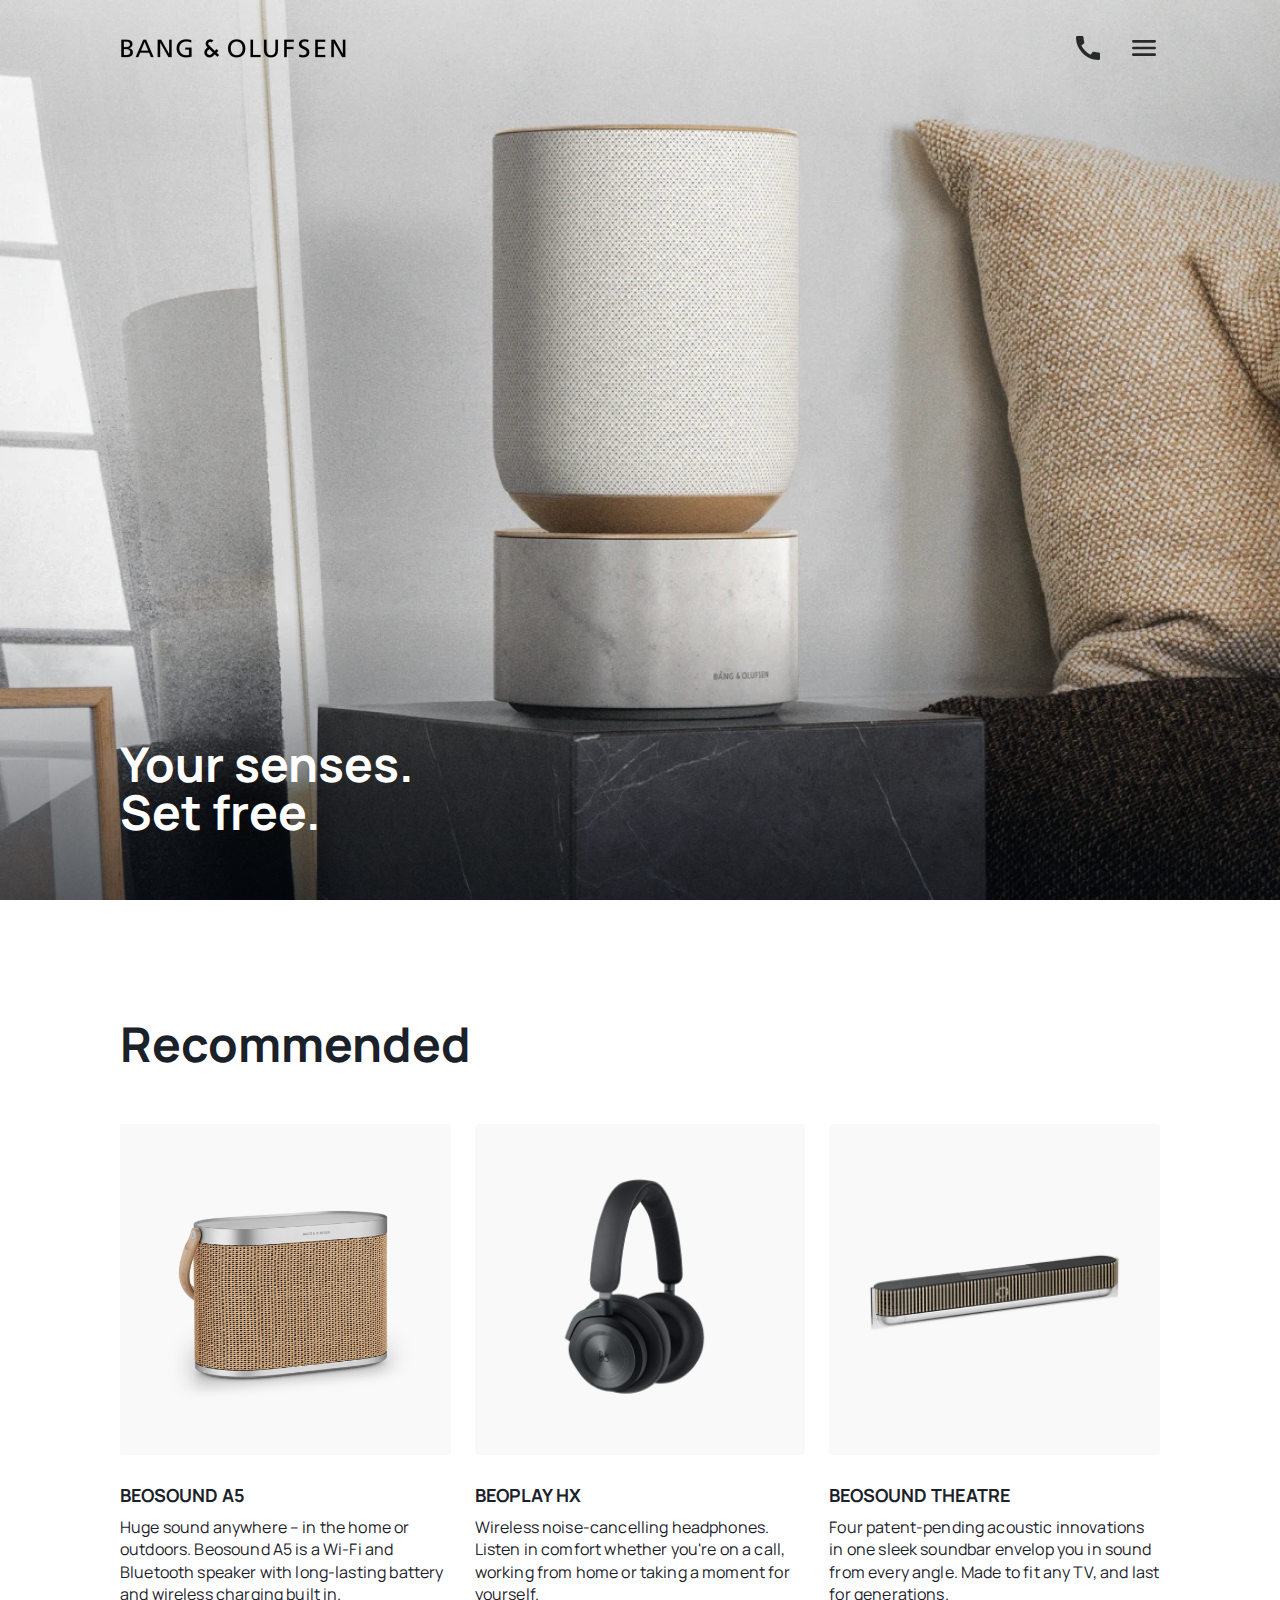
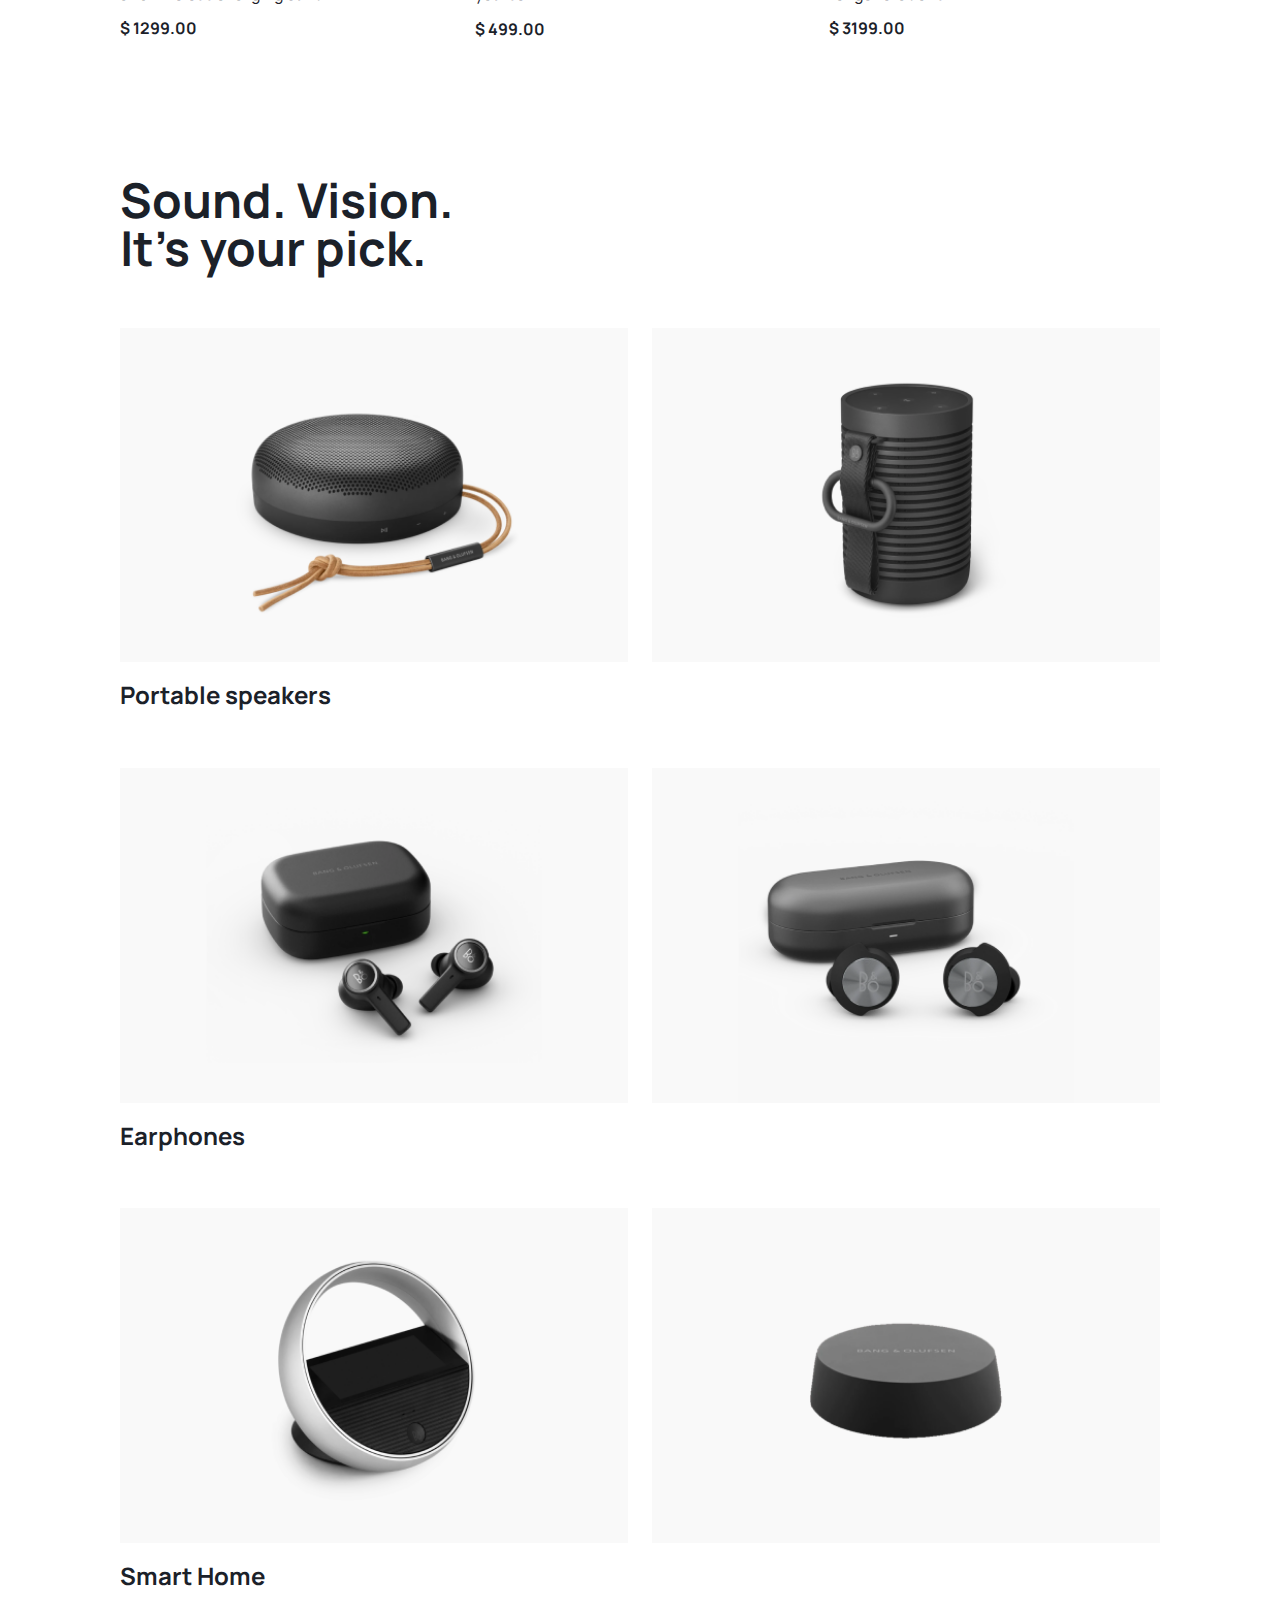
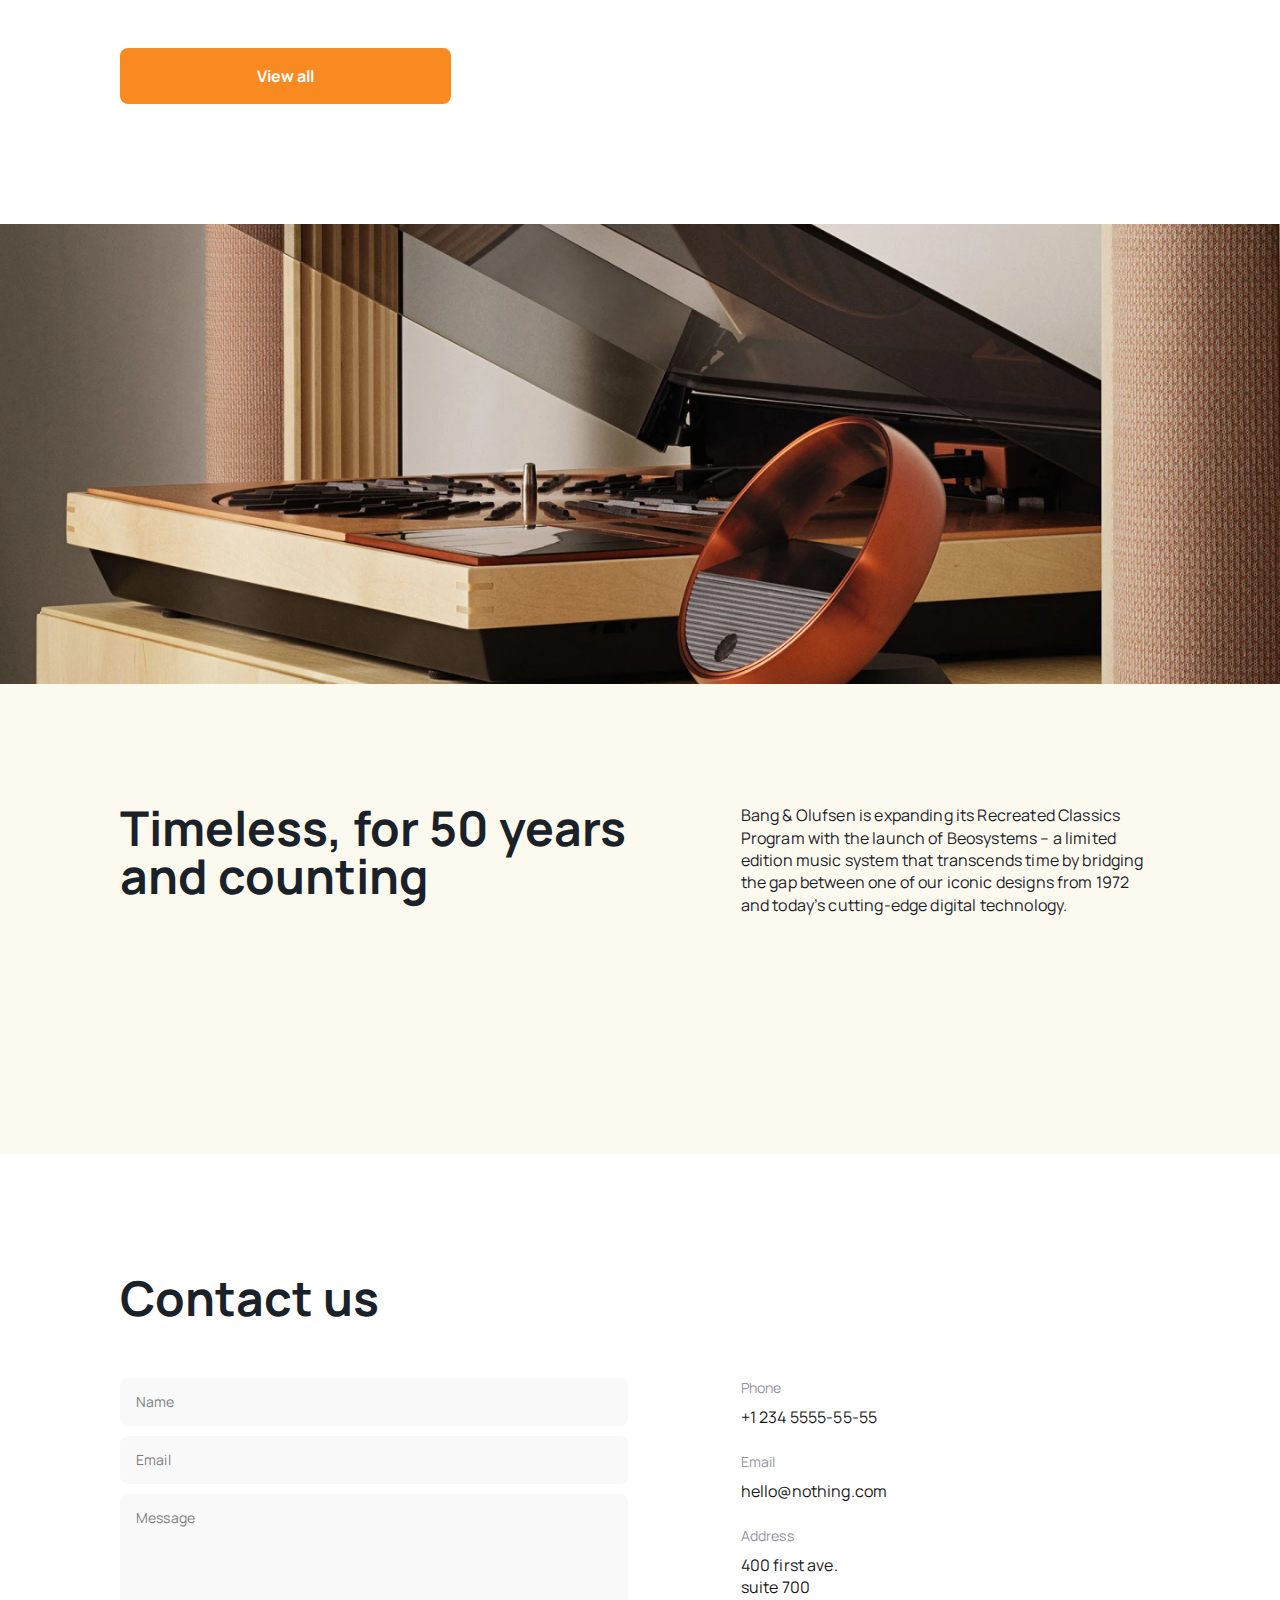
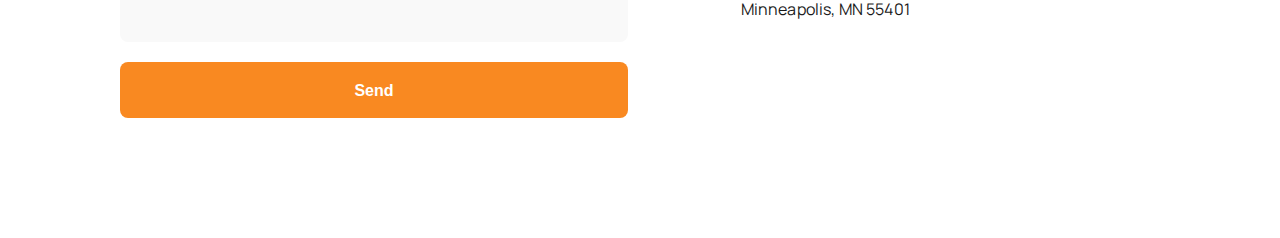
<file: index.html>
<!DOCTYPE html><html lang="en" class="page"><head><meta charset="utf-8"><meta name="viewport" content="width=device-width, initial-scale=1.0"><title>B&O</title><link rel="preconnect" href="https://fonts.googleapis.com"><link rel="preconnect" href="https://fonts.gstatic.com" crossorigin><link href="https://fonts.googleapis.com/css2?family=Manrope&display=swap" rel="stylesheet"><link href="https://fonts.googleapis.com/css2?family=Manrope:wght@700&display=swap" rel="stylesheet"><link rel="stylesheet" href="index.97c6220b.css"><link rel="icon" href="logo.fc3b2ad2.png"></head><body class="page__body"> <header class="header"> <div class="container"> <div class="header__content"> <div class="top-bar"> <a href="#" class="top-bar__logo-link"> <img src="logo-2x.ebc9dd3a.png" alt="B&O logo" class="top-bar__logo"> </a> <div class="top-bar__icons"> <a href="tel:+1 234 5555-55-55" class="icon icon--phone"> </a> <a href="#menu" class="icon icon--menu"></a> </div> </div> <div class="header__bottom"> <h1 class="header__title"> Your senses. <br> Set free. </h1> </div> </div> </div> </header> <aside class="menu page__menu" id="menu"> <div class="container"> <div class="menu__top top-bar"> <a href="#" class="top-bar__logo"> <img src="logo.fc3b2ad2.png" alt="Miami logo"> </a> <a href="#" class="icon icon--close"></a> </div> <div class="menu__bottom"> <nav class="menu__nav nav"> <ul class="nav__list"> <li class="nav__item"> <a class="nav__link" href="#recommended">Recommended</a> </li> <li class="nav__item"> <a class="nav__link" href="#categories">Categories</a> </li> <li class="nav__item"> <a class="nav__link" href="#about-us">About Us</a> </li> <li class="nav__item"> <a class="nav__link" href="#contact-us">Contact Us</a> </li> </ul> </nav> <a href="tel:+1 234 5555-55-55" class="menu__phone-number"> +1 234 5555-55-55 </a> <a href="tel:+1 234 5555-55-55" class="menu__call-to-order"> CALL TO ORDER </a> </div> </div> </aside> <main class="main"> <div class="container"> <div class="main__content"> <section class="recommended" id="recommended"> <h2 class="section-title">Recommended</h2> <div class="recommended__products"> <article class="product recommended__product"> <img src="BEOSOUND%20A5.66cb52e5.png" alt="BEOSOUND A5" class="product__photo"> <h3 class="product__title">BEOSOUND A5</h3> <p class="product__category">Huge sound anywhere – in the home or outdoors. Beosound A5 is a Wi-Fi and Bluetooth speaker with long-lasting battery and wireless charging built in.</p> <p class="product__price">$ 1299.00</p> </article> <article class="product recommended__product"> <img src="BEOPLAY%20HX.38bb5383.png" alt="BEOPLAY HX" class="product__photo"> <h3 class="product__title">BEOPLAY HX</h3> <p class="product__category">Wireless noise-cancelling headphones. Listen in comfort whether you're on a call, working from home or taking a moment for yourself.</p> <p class="product__price">$ 499.00</p> </article> <article class="product recommended__product"> <img src="BEOSOUND%20THEATRE.b753d187.png" alt="BEOSOUND THEATRE" class="product__photo"> <h3 class="product__title">BEOSOUND THEATRE</h3> <p class="product__category">Four patent-pending acoustic innovations in one sleek soundbar envelop you in sound from every angle. Made to fit any TV, and last for generations.</p> <p class="product__price">$ 3199.00</p> </article> </div> </section> <section class="categories" id="categories"> <h2 class="section-title">Sound. Vision.<br> It's your pick.</h2> <div class="categories__wrapper"> <article class="category"> <div class="category__photos"> <a href="#" class="category__link category__link--1"> <img class="category__photo" src="Portable%20speakers1.70bbe76e.png" alt="Portable speakers"> </a> <a href="#" class="category__link category__link--2"> <img class="category__photo" src="Portable%20speakers2.3fa05f45.png" alt="Portable speakers"> </a> </div> <h3 class="category__title">Portable speakers</h3> </article> <article class="category"> <div class="category__photos"> <a href="#" class="category__link category__link--1"> <img class="category__photo" src="Earphones1.7b70fcf8.png" alt="Earphones"> </a> <a href="#" class="category__link category__link--2"> <img class="category__photo" src="Earphones2.9508abd4.png" alt="Earphones"> </a> </div> <h3 class="category__title">Earphones</h3> </article> <article class="category"> <div class="category__photos"> <a href="#" class="category__link category__link--1"> <img class="category__photo" src="Smart%20Home1.690b9cff.png" alt="Smart Home"> </a> <a href="#" class="category__link category__link--2"> <img class="category__photo" src="Smart%20Home2.05b37865.png" alt="Smart Home"> </a> </div> <h3 class="category__title">Smart Home</h3> </article> <div class="categories__button"> <a href="#" type="button" class="button">View all </a> </div> </div> </section> </div> </div> <section class="about-us" id="about-us"> <div class="about-us__image"></div> <div class="container"> <div class="about-us__content"> <h2 class="about-us__title section-title">Timeless, for 50 years and counting</h2> <p class="about-us__description"> Bang & Olufsen is expanding its Recreated Classics Program with the launch of Beosystems – a limited edition music system that transcends time by bridging the gap between one of our iconic designs from 1972 and today’s cutting-edge digital technology. </p> </div> </div> </section> <div class="container"> <div class="main__content"> <section class="contact-us" id="contact-us"> <h2 class="section-title">Contact us</h2> <div class="contact-us__content"> <div class="contact-us__anket"> <form onsubmit="this.reset(); return false;" class="contact-us__anket"> <input type="text" class="input" required placeholder="Name"> <input type="email" class="input" required placeholder="Email"> <textarea name="Message" class="input input__message" required placeholder="Message"></textarea> <button type="submit" class="button">Send </button> </form> </div> <div class="contact-us__contacts"> <h3 class="contact-us__contacts--title">Phone </h3> <a href="tel:+1 234 5555-55-55" class="contact-us__contacts--nav">+1 234 5555-55-55 </a> <h3 class="contact-us__contacts--title">Email </h3> <a href="#" target="_blank" class="contact-us__contacts--nav">hello@nothing.com </a> <h3 class="contact-us__contacts--title">Address </h3> <a href="https://www.google.com/maps/place/400+N+1st+Ave,+Minneapolis,+MN+55401,+%D0%A1%D0%A8%D0%90/@44.9813122,-93.2781363,17z/data=!3m1!4b1!4m6!3m5!1s0x52b3328fd8912e53:0x44a7faa9ed9bd24e!8m2!3d44.9813085!4d-93.2732654!16s%2Fg%2F11bw3xqc2p?authuser=0&entry=ttu" target="_blank" class="contact-us__contacts--nav"> 400 first ave.<br> suite 700<br>Minneapolis, MN 55401 </a> </div> </div> </section> </div> </div> </main> </body></html>
</file>
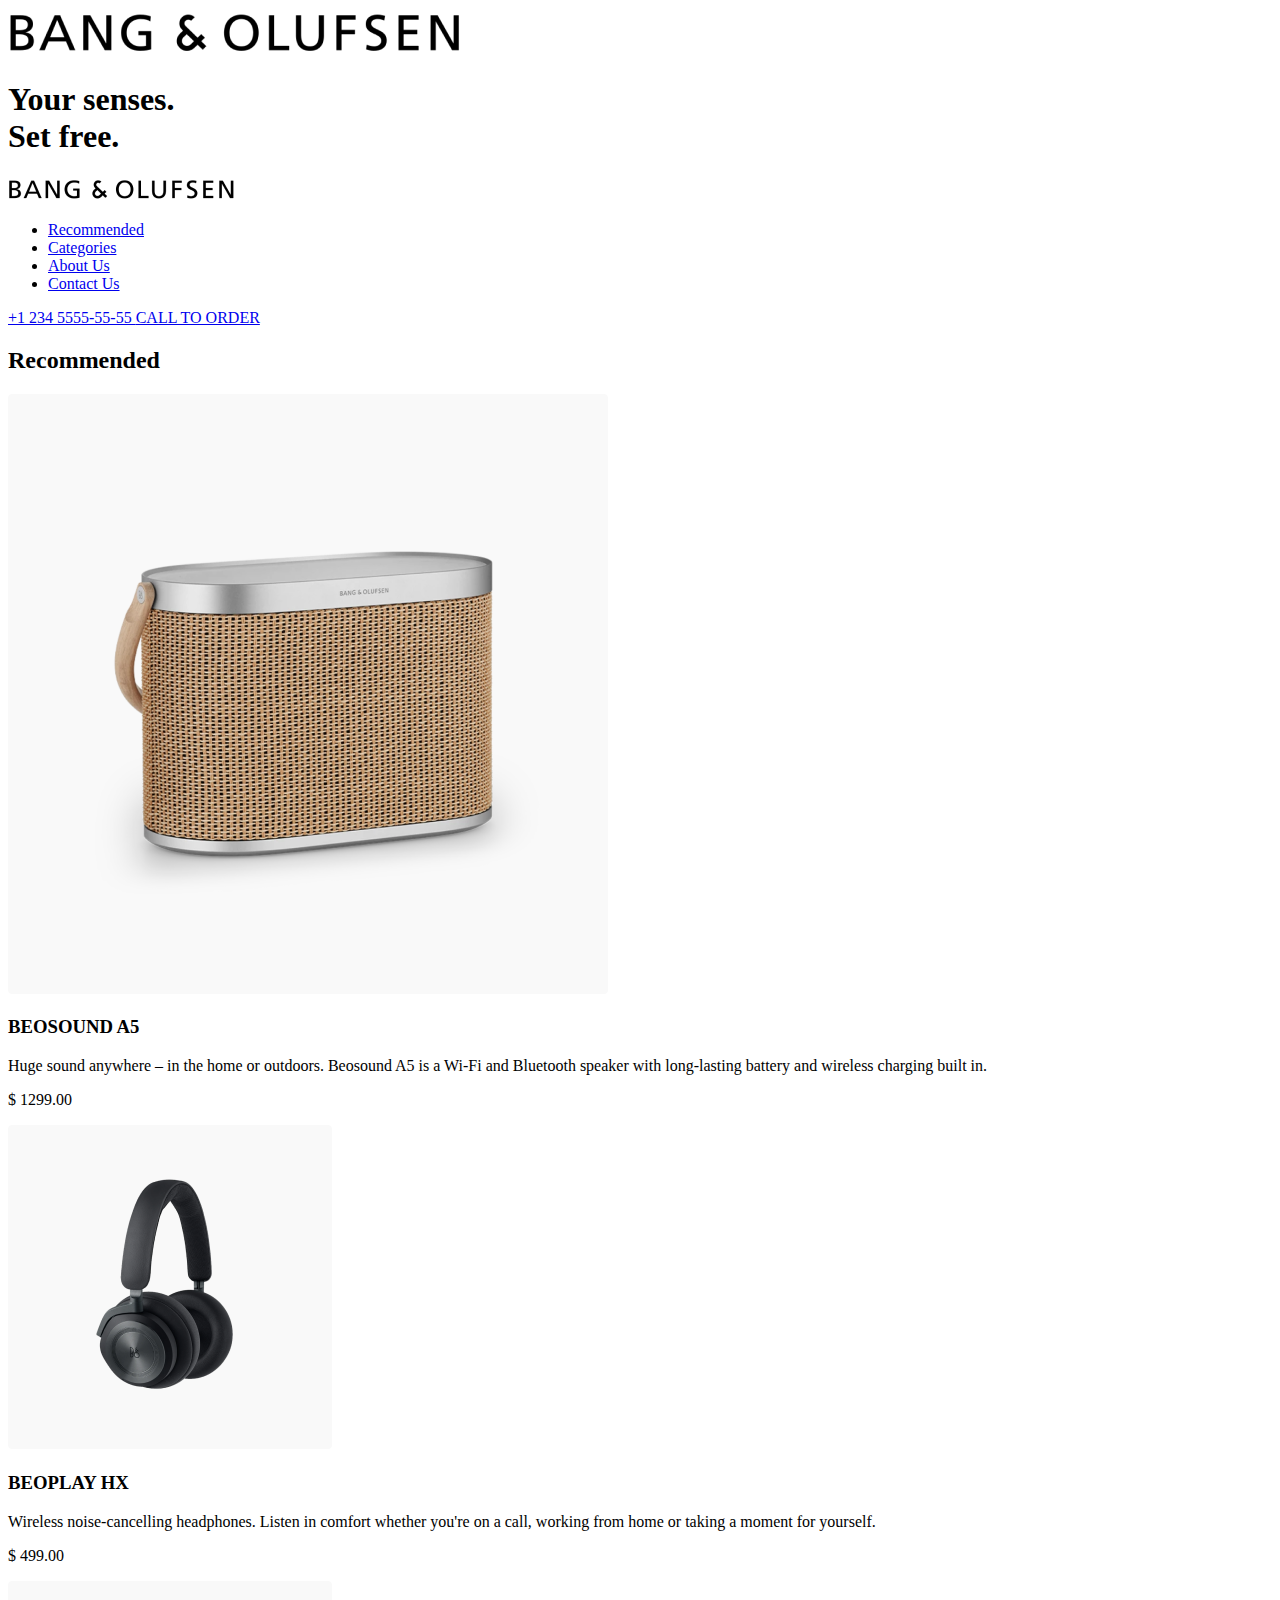
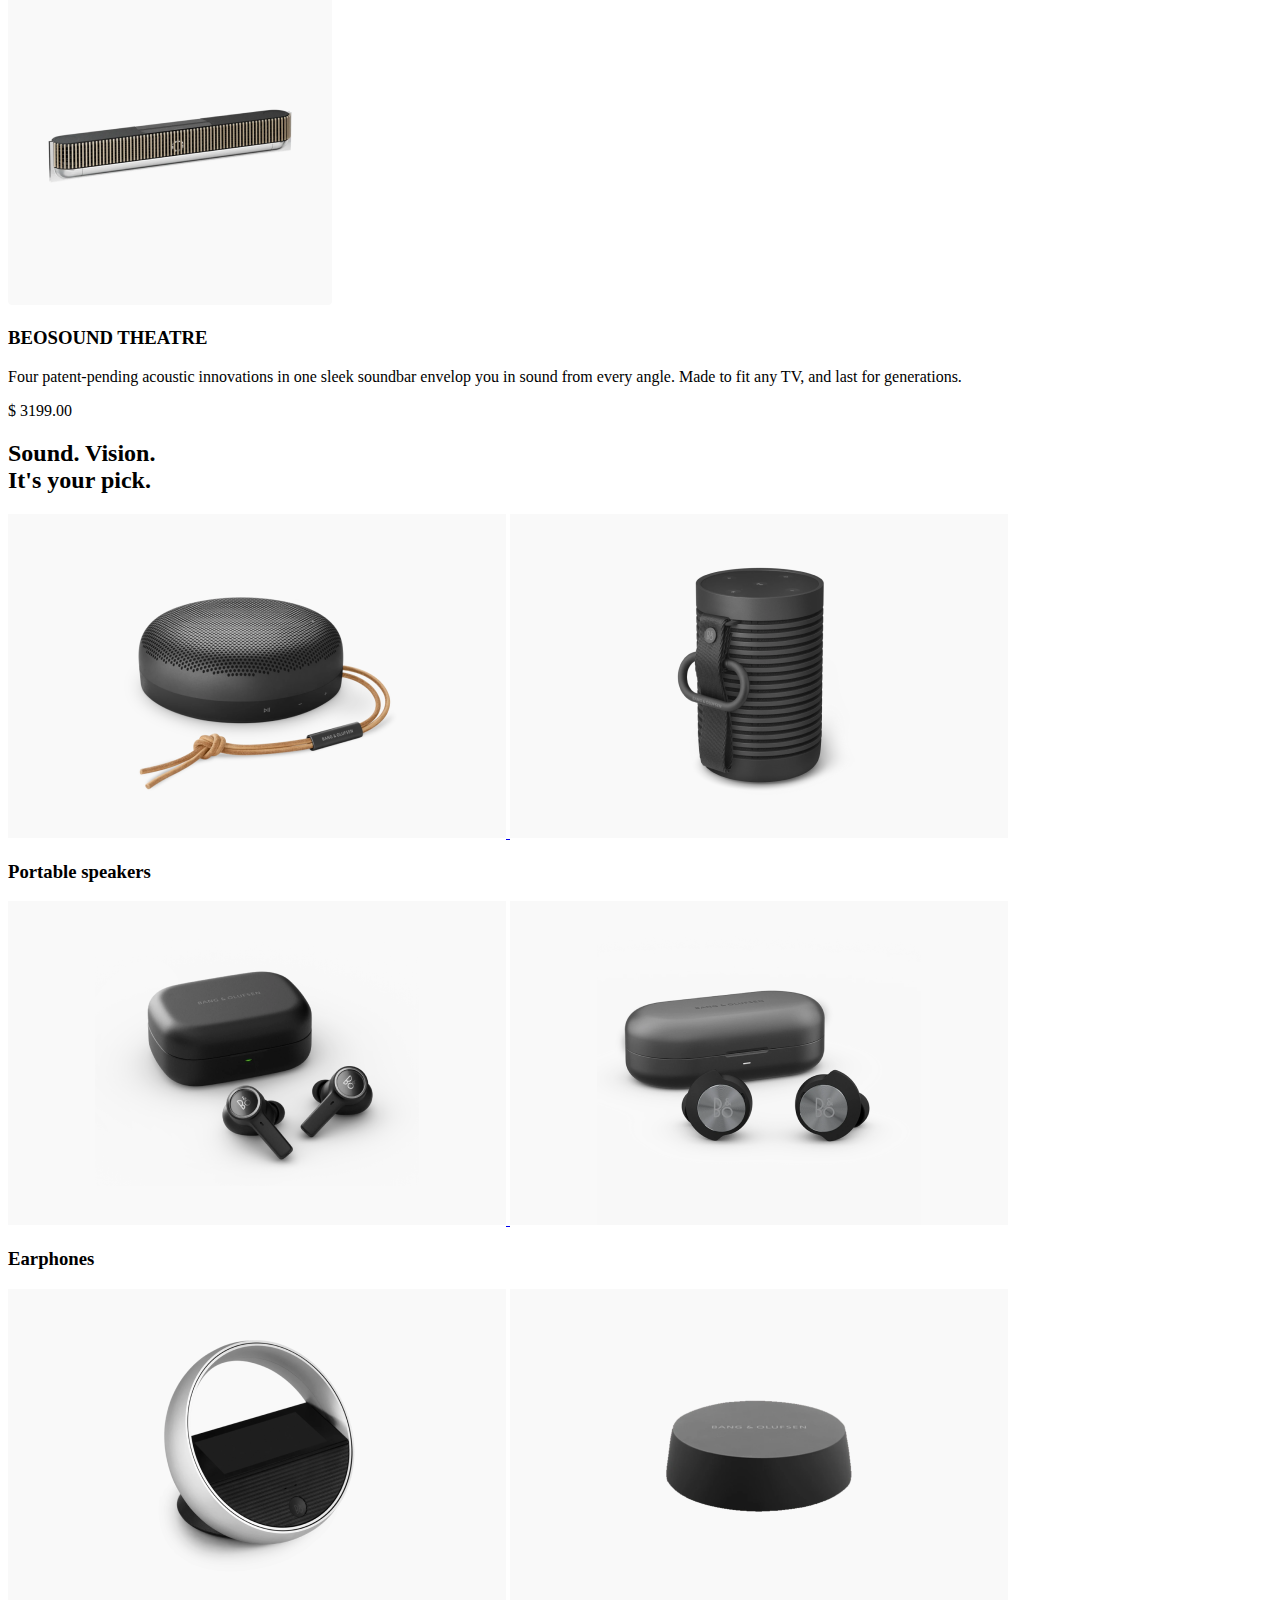
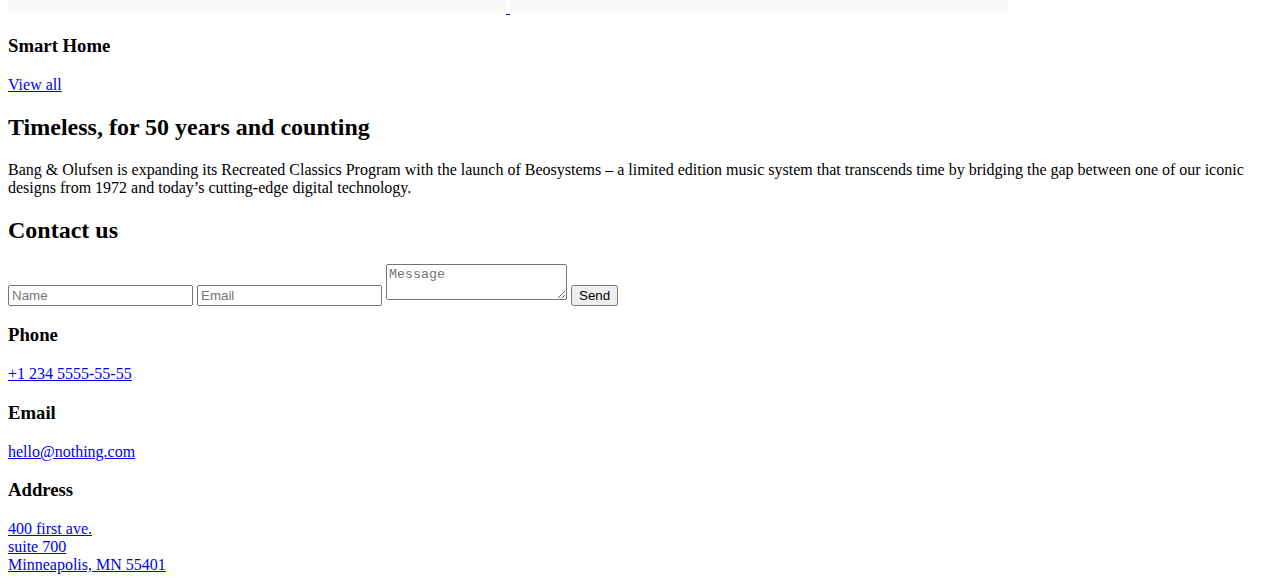
<file: src/index.html>
<!-- #region head -->
<!DOCTYPE html>
<html lang="en" class="page">
  <head>
    <meta charset="UTF-8">
    <meta name="viewport" content="width=device-width, initial-scale=1.0">
    <title>B&O</title>
    <link rel="preconnect" href="https://fonts.googleapis.com">
    <link rel="preconnect" href="https://fonts.gstatic.com"
    crossorigin=" ">
    <link href="https://fonts.googleapis.com/css2?family=Manrope&display=swap" rel="stylesheet">
    <link href="https://fonts.googleapis.com/css2?family=Manrope:wght@700&display=swap" rel="stylesheet">
    <link rel="stylesheet" href="styles/style.scss">
    <link rel="icon" href="images/logo.png">
  </head>
  <!-- #endregion -->
  <body class="page__body">
    <header class="header">
      <div class="container">
        <div class="header__content">
          <div class="top-bar">
            <a href="#" class="top-bar__logo-link">
              <img
                src="images/logo-2x.png"
                alt="B&O logo"
                class="top-bar__logo"
              >
            </a>

            <div class="top-bar__icons">
              <a
               href="tel:+1 234 5555-55-55"
               class="icon icon--phone">
              </a>
              <a href="#menu" class="icon icon--menu"></a>
            </div>
          </div>

          <div class="header__bottom">

            <h1 class="header__title">
              Your senses.
              <br>
              Set free.
            </h1>
          </div>
        </div>
      </div>
    </header>

    <aside class="page__menu menu" id="menu">
      <div class="container">
        <div class="top-bar menu__top">
          <a href="#" class="top-bar__logo">
            <img src="images/logo.png" alt="Miami logo">
          </a>

          <a href="#" class="icon icon--close"></a>
        </div>
        <div class="menu__bottom">
          <nav class="nav menu__nav">
            <ul class="nav__list">
              <li class="nav__item">
                <a class="nav__link" href="#recommended">Recommended</a>
              </li>
              <li class="nav__item">
                <a class="nav__link" href="#categories">Categories</a>
              </li>
              <li class="nav__item">
                <a class="nav__link" href="#about-us">About Us</a>
              </li>
              <li class="nav__item">
                <a class="nav__link" href="#contact-us">Contact Us</a>
              </li>
            </ul>
          </nav>

          <a href="tel:+1 234 5555-55-55" class="menu__phone-number">
            +1 234 5555-55-55
          </a>

          <a href="tel:+1 234 5555-55-55" class="menu__call-to-order">
            CALL TO ORDER
          </a>
        </div>
      </div>
    </aside>

    <main class="main">
      <div class="container">
        <div class="main__content">
          <section class="recommended" id="recommended">
            <h2 class="section-title">Recommended</h2>

            <div class="recommended__products">
              <article class="product recommended__product">
                <img
                 src="images/products/BEOSOUND A5.png"
                 alt="BEOSOUND A5"
                 class="product__photo"
                >
                <h3 class="product__title">BEOSOUND A5</h3>
                <p class="product__category">Huge sound anywhere – in the home or outdoors. Beosound A5 is a Wi-Fi and Bluetooth speaker with long-lasting battery and wireless charging built in.</p>
                <p class="product__price">$ 1299.00</p>
              </article>

              <article class="product recommended__product">
                <img
                 src="images/products/BEOPLAY HX.png"
                 alt="BEOPLAY HX"
                 class="product__photo"
                >
                <h3 class="product__title">BEOPLAY HX</h3>
                <p class="product__category">Wireless noise-cancelling headphones. Listen in comfort whether you're on a call, working from home or taking a moment for yourself.</p>
                <p class="product__price">$ 499.00</p>
              </article>

              <article class="product recommended__product">
                <img
                 src="images/products/BEOSOUND THEATRE.png"
                 alt="BEOSOUND THEATRE"
                 class="product__photo"
                >
                <h3 class="product__title">BEOSOUND THEATRE</h3>
                <p class="product__category">Four patent-pending acoustic innovations in one sleek soundbar envelop you in sound from every angle. Made to fit any TV, and last for generations.</p>
                <p class="product__price">$ 3199.00</p>
              </article>
            </div>

          </section>

          <section class="categories" id="categories">
            <h2 class="section-title">Sound. Vision.<br> It's your pick.</h2>

            <div class="categories__wrapper">
              <article class="category">
                <div class="category__photos">
                  <a href="#" class="category__link category__link--1">
                    <img
                      class="category__photo"
                      src="images/categories/Portable speakers1.png"
                      alt="Portable speakers"
                    >
                  </a>

                  <a href="#" class="category__link category__link--2">
                    <img
                       class="category__photo"
                       src="images/categories/Portable speakers2.png"
                       alt="Portable speakers"
                    >
                  </a>
                </div>

                <h3 class="category__title">Portable speakers</h3>
              </article>

              <article class="category">
                <div class="category__photos">
                  <a href="#" class="category__link category__link--1">
                    <img
                      class="category__photo"
                      src="images/categories/Earphones1.png"
                      alt="Earphones"
                    >
                  </a>

                  <a href="#" class="category__link category__link--2">
                    <img
                       class="category__photo"
                       src="images/categories/Earphones2.png"
                       alt="Earphones"
                    >
                  </a>
                </div>

                <h3 class="category__title">Earphones</h3>
              </article>

              <article class="category">
                <div class="category__photos">
                  <a href="#" class="category__link category__link--1">
                    <img
                      class="category__photo"
                      src="images/categories/Smart Home1.png"
                      alt="Smart Home"
                    >
                  </a>

                  <a href="#" class="category__link category__link--2">
                    <img
                       class="category__photo"
                       src="images/categories/Smart Home2.png"
                       alt="Smart Home"
                    >
                  </a>
                </div>

                <h3 class="category__title">Smart Home</h3>
              </article>
              <div class="categories__button">
                <a
                  href="#"
                  type="button"
                  class="button">View all
                </a>
              </div>
            </div>
          </section>
        </div>
      </div>
      <section class="about-us" id="about-us">
        <div class="about-us__image"></div>
        <div class="container">
          <div class="about-us__content">
            <h2 class="about-us__title section-title">Timeless, for 50 years and counting</h2>
            <p class="about-us__description">
            Bang & Olufsen is expanding its Recreated Classics Program with the launch of Beosystems – a limited edition music system that transcends time by bridging the gap between one of our iconic designs from 1972 and today’s cutting-edge digital technology.
            </p>
          </div>
        </div>
      </section>

      <div class="container">
        <div class="main__content">
          <section class="contact-us" id="contact-us">
            <h2 class="section-title">Contact us</h2>
            <div class="contact-us__content">
              <div class="contact-us__anket">
                <form onsubmit="this.reset(); return false;" class="contact-us__anket">
                  <input type="text" class="input"
                  required placeholder="Name">
                  <input
                    type="email"
                    class="input"
                    required placeholder="Email">
                  <textarea
                   name="Message"
                   class="input input__message"
                   required placeholder="Message"></textarea>
                  <button type="submit" class="button">Send </button>
                </form>
              </div>
              <div class="contact-us__contacts">
                <h3 class="contact-us__contacts--title">Phone </h3>
                <a
                  href="tel:+1 234 5555-55-55"
                  class="contact-us__contacts--nav">+1 234 5555-55-55
                </a>
                <h3 class="contact-us__contacts--title">Email </h3>
                <a
                  href="#"target="_blank"
                  class="contact-us__contacts--nav">hello@nothing.com
                </a>
                <h3 class="contact-us__contacts--title">Address </h3>
                <a
                  href="https://www.google.com/maps/place/400+N+1st+Ave,+Minneapolis,+MN+55401,+%D0%A1%D0%A8%D0%90/@44.9813122,-93.2781363,17z/data=!3m1!4b1!4m6!3m5!1s0x52b3328fd8912e53:0x44a7faa9ed9bd24e!8m2!3d44.9813085!4d-93.2732654!16s%2Fg%2F11bw3xqc2p?authuser=0&entry=ttu"target="_blank"
                  class="contact-us__contacts--nav">
                    400 first ave.<br>
                    suite 700<br>Minneapolis, MN 55401
                </a>
              </div>
            </div>
          </section>
        </div>
      </div>
    </main>
  </body>
</html>
</file>
<file: index.97c6220b.css>
.container{padding-left:20px;padding-right:20px}@media (min-width:576px){.container{padding-left:72px;padding-right:72px}}@media (min-width:1024px){.container{max-width:1260px;margin-left:auto;margin-right:auto;padding-left:120px;padding-right:120px}}.header{background-image:url(header-bg.758ca939.png);background-position:50%;background-size:cover}.header__content{-ms-flex-direction:column;flex-direction:column;-ms-flex-pack:justify;justify-content:space-between;height:100vh;display:-ms-flexbox;display:flex}.header__title{color:#fff;margin:0;font-size:36px;font-weight:700;line-height:36px}@media (min-width:576px){.header__title{font-size:48px;line-height:48px}}.header__bottom{padding-bottom:40px}@media (min-width:576px){.header__bottom{padding-bottom:64px}}.page{color:#1b2129;scroll-behavior:smooth;font-family:Manrope,sans-serif;font-size:18px;line-height:22px}.page:has(.page__menu:target){overflow:hidden}.page__body{min-width:320px;margin:0}.page__menu{opacity:0;pointer-events:none;padding-left:20px;padding-right:20px;transition:all .3s;position:fixed;top:0;left:0;right:0;transform:translate(-100%)}.page__menu:target{opacity:1;pointer-events:all;transform:translate(0)}.top-bar{-ms-flex-pack:justify;justify-content:space-between;-ms-flex-align:center;align-items:center;padding-top:24px;padding-bottom:24px;display:-ms-flexbox;display:flex}@media (min-width:576px){.top-bar{padding-top:32px;padding-bottom:32px}}.top-bar__icons{gap:24px;display:-ms-flexbox;display:flex}.top-bar__logo-link{display:-ms-flexbox;display:flex}.top-bar__logo{height:16px;transition:transform .3s}.top-bar__logo:hover{transform:scale(1.2)}@media (min-width:576px){.top-bar__logo{height:24px}}.icon{background-position:50%;background-size:cover;width:24px;height:24px;transition:transform .3s;display:block}.icon:hover{transform:scale(1.2)}@media (min-width:576px){.icon{width:32px;height:32px}}.icon--phone{background-image:url(icon-phone.d181234c.svg);position:relative}.icon--menu{background-image:url(icon-burger-menu.fd26e13d.svg)}.icon--menu:hover{background-image:url(icon-burger-menu-hover.535f3edf.svg)}.icon--close{background-image:url(icon-close.31bb77d6.svg)}.icon--phone:after{content:"+1 234 5555-55-55";letter-spacing:2px;text-align:right;color:#1b2129;transform-origin:0;width:139px;height:16px;margin:8px;font-size:12px;font-weight:700;line-height:16px;transition:transform .3s;display:block;position:absolute;right:32px;transform:scale(0)}.icon--phone:hover:after{transform:scale(1)}.menu{box-sizing:border-box;background-color:#f9f9f9;height:100vh;font-weight:700}.menu__top{margin-bottom:32px}@media (min-width:576px){.menu{margin-bottom:0}}.menu__nav{margin-bottom:48px}.menu__phone-number{color:inherit;margin-bottom:16px;font-size:16px;line-height:23px;text-decoration:none;display:block}.menu__call-to-order{letter-spacing:2px;color:inherit;border-bottom:1px solid #1b2129;width:fit-content;padding-bottom:4px;font-size:16px;line-height:23px;text-decoration:none;display:block}.nav__link{color:inherit;font-size:22px;line-height:22px;text-decoration:none;position:relative}.nav__link:after{content:"";transform-origin:0;background-color:#1b2129;width:100%;height:1px;transition:transform .3s;display:block;position:absolute;bottom:-8px;transform:scale(0)}.nav__link:hover:after{transform:scale(1)}.nav__list{-ms-flex-direction:column;flex-direction:column;gap:32px;margin:0;padding:0;list-style:none;display:-ms-flexbox;display:flex}.section-title{text-align:left;margin:0 0 48px;font-size:32px;font-weight:700;line-height:100%}@media (min-width:576px){.section-title{margin-bottom:56px;font-size:40px}}@media (min-width:1024px){.section-title{margin-bottom:56px;font-size:48px}}.main{background-color:#fff}.main__content{row-gap:64px;padding-top:64px;padding-bottom:64px;display:grid}@media (min-width:576px){.main__content{row-gap:120px;padding-top:120px;padding-bottom:120px}}.product__photo{cursor:pointer;width:100%;transition:transform .3s}.product__photo:hover{transform:scale(1.05)}.product__title{margin-top:24px;margin-bottom:8px;font-size:18px;line-height:25.2px}.product__category{letter-spacing:.15px;margin:0;font-size:16px;line-height:22.4px}.product__price{margin-top:12px;font-size:16px;font-weight:700;line-height:22.4px}.recommended__products{--columns:2;grid-template-columns:repeat(var(--columns),1fr);gap:40px 20px;display:grid}@media (min-width:576px){.recommended__products{--columns:6;column-gap:24px}}@media (min-width:1024px){.recommended__products{--columns:12}}.recommended__product{grid-column:1/-1}@media (min-width:576px){.recommended__product{grid-column:2/-2}}@media (min-width:1024px){.recommended__product{grid-column:span 4}}.about-us{background-color:#fcfaef}.about-us__image{background-image:url(about-us-img.a1f4cc01.png);background-position:50%;background-size:cover;height:200px;margin-bottom:48px}@media (min-width:576px){.about-us__image{height:400px;margin-bottom:120px}}@media (min-width:1024px){.about-us__image{height:460px}}.about-us__title{grid-column:span 2;font-size:32px;line-height:32px}@media (min-width:576px){.about-us__title{grid-column:span 3;font-size:40px;line-height:40px}}@media (min-width:1024px){.about-us__title{grid-column:span 6;font-size:48px;line-height:48px}}.about-us__content{--columns:2;grid-template-columns:repeat(var(--columns),1fr);column-gap:20px;display:grid}@media (min-width:576px){.about-us__content{--columns:6;column-gap:24px}}@media (min-width:1024px){.about-us__content{--columns:12}}@media (min-width:576px){.about-us__content{min-height:416px}}@media (min-width:1024px){.about-us__content{min-height:350px}}.about-us__description{letter-spacing:.15px;grid-column:1/-1;margin:0;font-size:16px;font-weight:400;line-height:22.4px}@media (min-width:576px){.about-us__description{grid-column:4/7}}@media (min-width:1024px){.about-us__description{grid-column:8/-1}}.categories__wrapper{row-gap:40px;display:grid}@media (min-width:576px){.categories__wrapper{row-gap:56px}}.categories__button{--columns:2;grid-template-columns:repeat(var(--columns),1fr);column-gap:20px;display:grid}@media (min-width:576px){.categories__button{--columns:6;column-gap:24px}}@media (min-width:1024px){.categories__button{--columns:12}}.category__photos{--columns:2;grid-template-columns:repeat(var(--columns),1fr);column-gap:20px;margin-bottom:16px;display:grid}@media (min-width:576px){.category__photos{--columns:6;column-gap:24px}}@media (min-width:1024px){.category__photos{--columns:12}}.category__link{transition:transform .3s}.category__link:hover{transform:scale(1.05)}@media (min-width:576px){.category__link--1{grid-column:span 3}}@media (min-width:1024px){.category__link--1{grid-column:span 6}}@media (min-width:576px){.category__link--2{grid-column:span 3}}@media (min-width:1024px){.category__link--2{grid-column:span 6}}.category__photo{object-fit:cover;width:100%;height:100%}.category__title{margin:0;font-size:24px;font-weight:700;line-height:33.6px}.button{color:#fff;text-align:center;background-color:#f98921;border:none;border-radius:8px;grid-column:span 2;width:100%;height:56px;font-size:16px;font-weight:700;line-height:56px;text-decoration:none;transition:transform .3s;display:block}.button:hover{transform:scale(1.05)}@media (min-width:576px){.button{grid-column:span 6}}@media (min-width:1024px){.button{grid-column:span 4}}.button:hover{background-color:#1b2129}.button:active{background-color:#010810}.contact-us__content{--columns:2;grid-template-columns:repeat(var(--columns),1fr);-ms-flex-align:start;align-items:start;column-gap:20px;display:grid}@media (min-width:576px){.contact-us__content{--columns:6;column-gap:24px}}@media (min-width:1024px){.contact-us__content{--columns:12}}.contact-us__anket{grid-column:1/-1}@media (min-width:576px){.contact-us__anket{grid-column:1/-1}}@media (min-width:1024px){.contact-us__anket{grid-column:span 6}}.contact-us__contacts{-ms-flex-direction:column;flex-direction:column;grid-column:1/-1;margin-top:48px;display:-ms-flexbox;display:flex}@media (min-width:1024px){.contact-us__contacts{margin-top:0}}.contact-us__contacts--title{letter-spacing:.15px;color:#9393a3;margin:0 0 8px;font-size:14px;font-weight:400;line-height:20px}.contact-us__contacts--nav{letter-spacing:.15px;color:#191919;margin:0 0 24px;font-size:16px;font-weight:400;line-height:22px;text-decoration:none}.contact-us__contacts--nav:hover{color:#f98921}@media (min-width:576px){.contact-us__contacts{grid-column:span 4}}@media (min-width:1024px){.contact-us__contacts{grid-column:8/-1}}.input{box-sizing:border-box;letter-spacing:.15px;background-color:#f9f9f9;border:none;border-radius:8px;outline:none;width:100%;height:48px;margin:0 0 10px;padding:14px 16px;font-size:14px;font-weight:400;line-height:20px}.input__message{resize:none;height:148px;margin-bottom:16px}.input::placeholder{color:#7e7e83;letter-spacing:.15px;font-family:Manrope,sans-serif;font-size:14px;font-weight:400;line-height:20px}.input::placeholder{color:#7e7e83;letter-spacing:.15px;font-family:Manrope,sans-serif;font-size:14px;font-weight:400;line-height:20px}.input:hover{border:1px solid #dbdbdb}.input:focus{border:2px solid #f98921;outline:none}.input:hover::placeholder{color:#1b2129}.input:hover::placeholder{color:#1b2129}
/*# sourceMappingURL=index.97c6220b.css.map */
</file>
